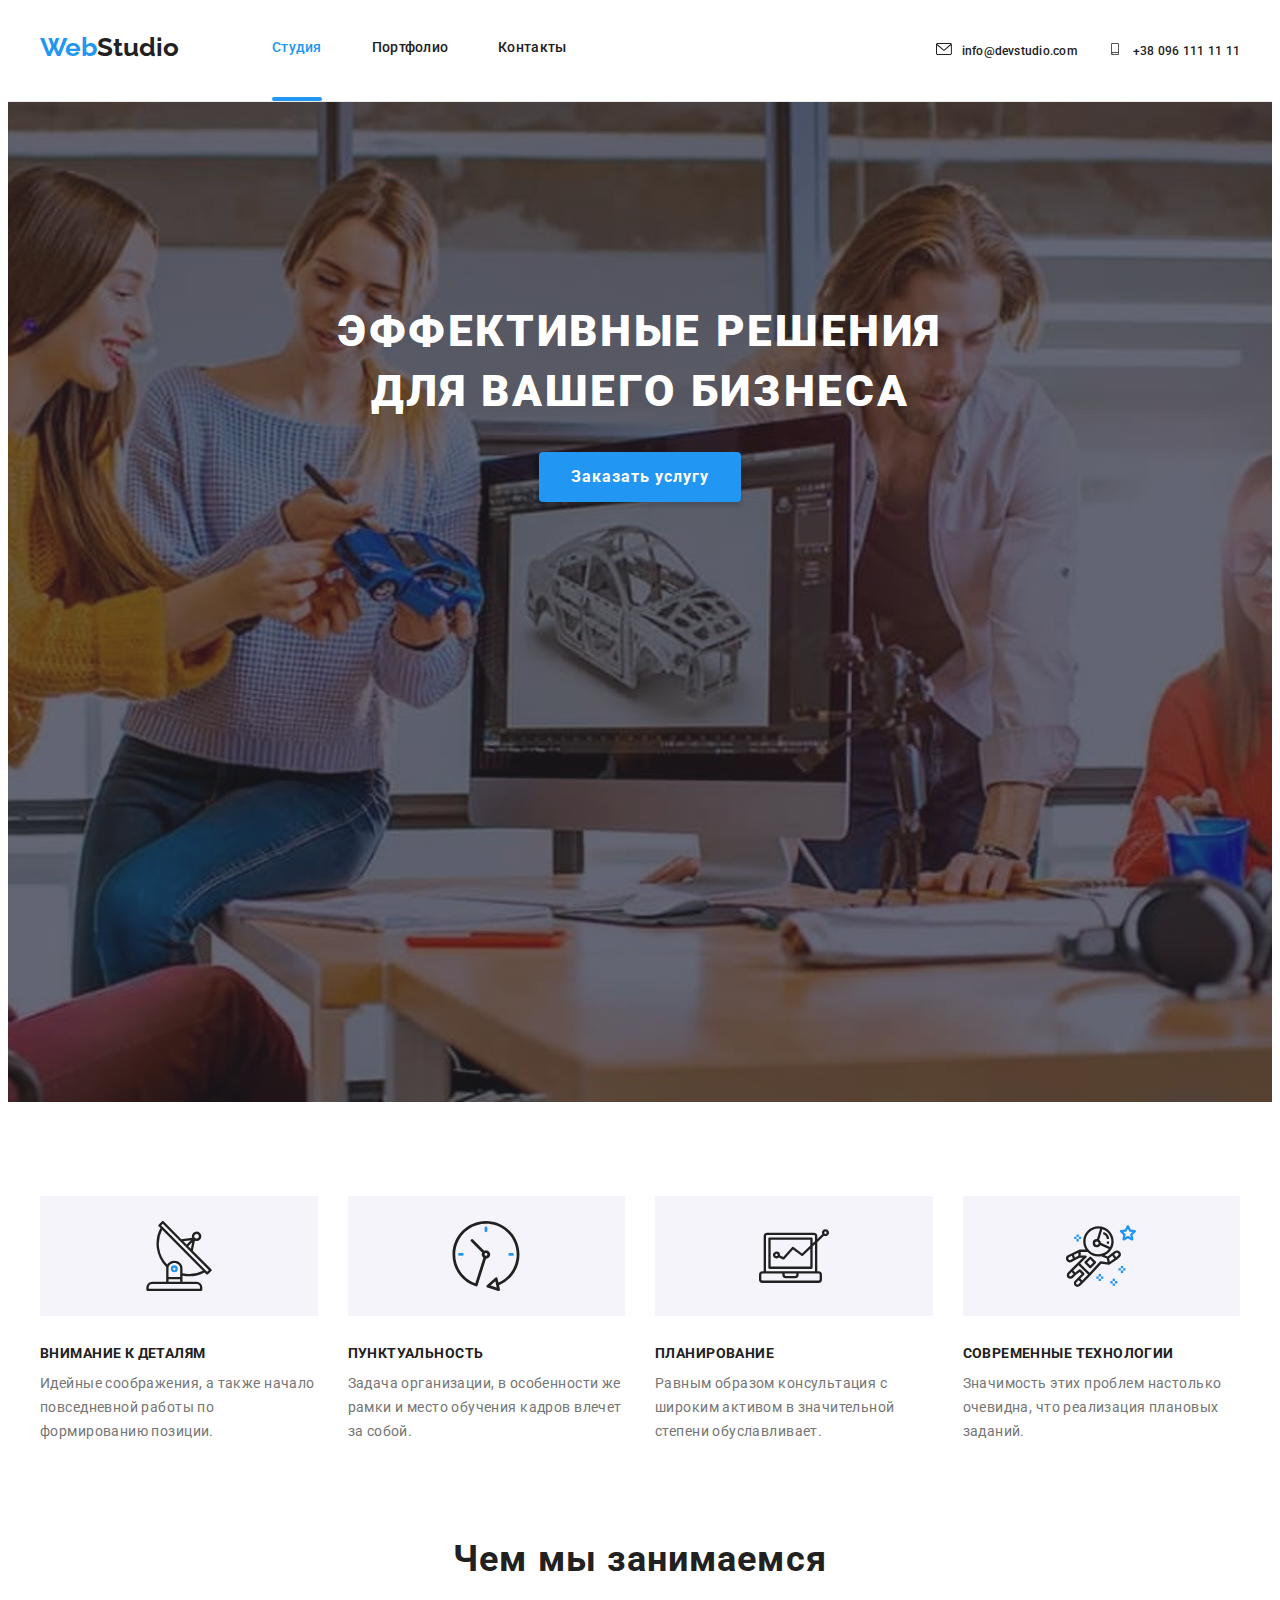
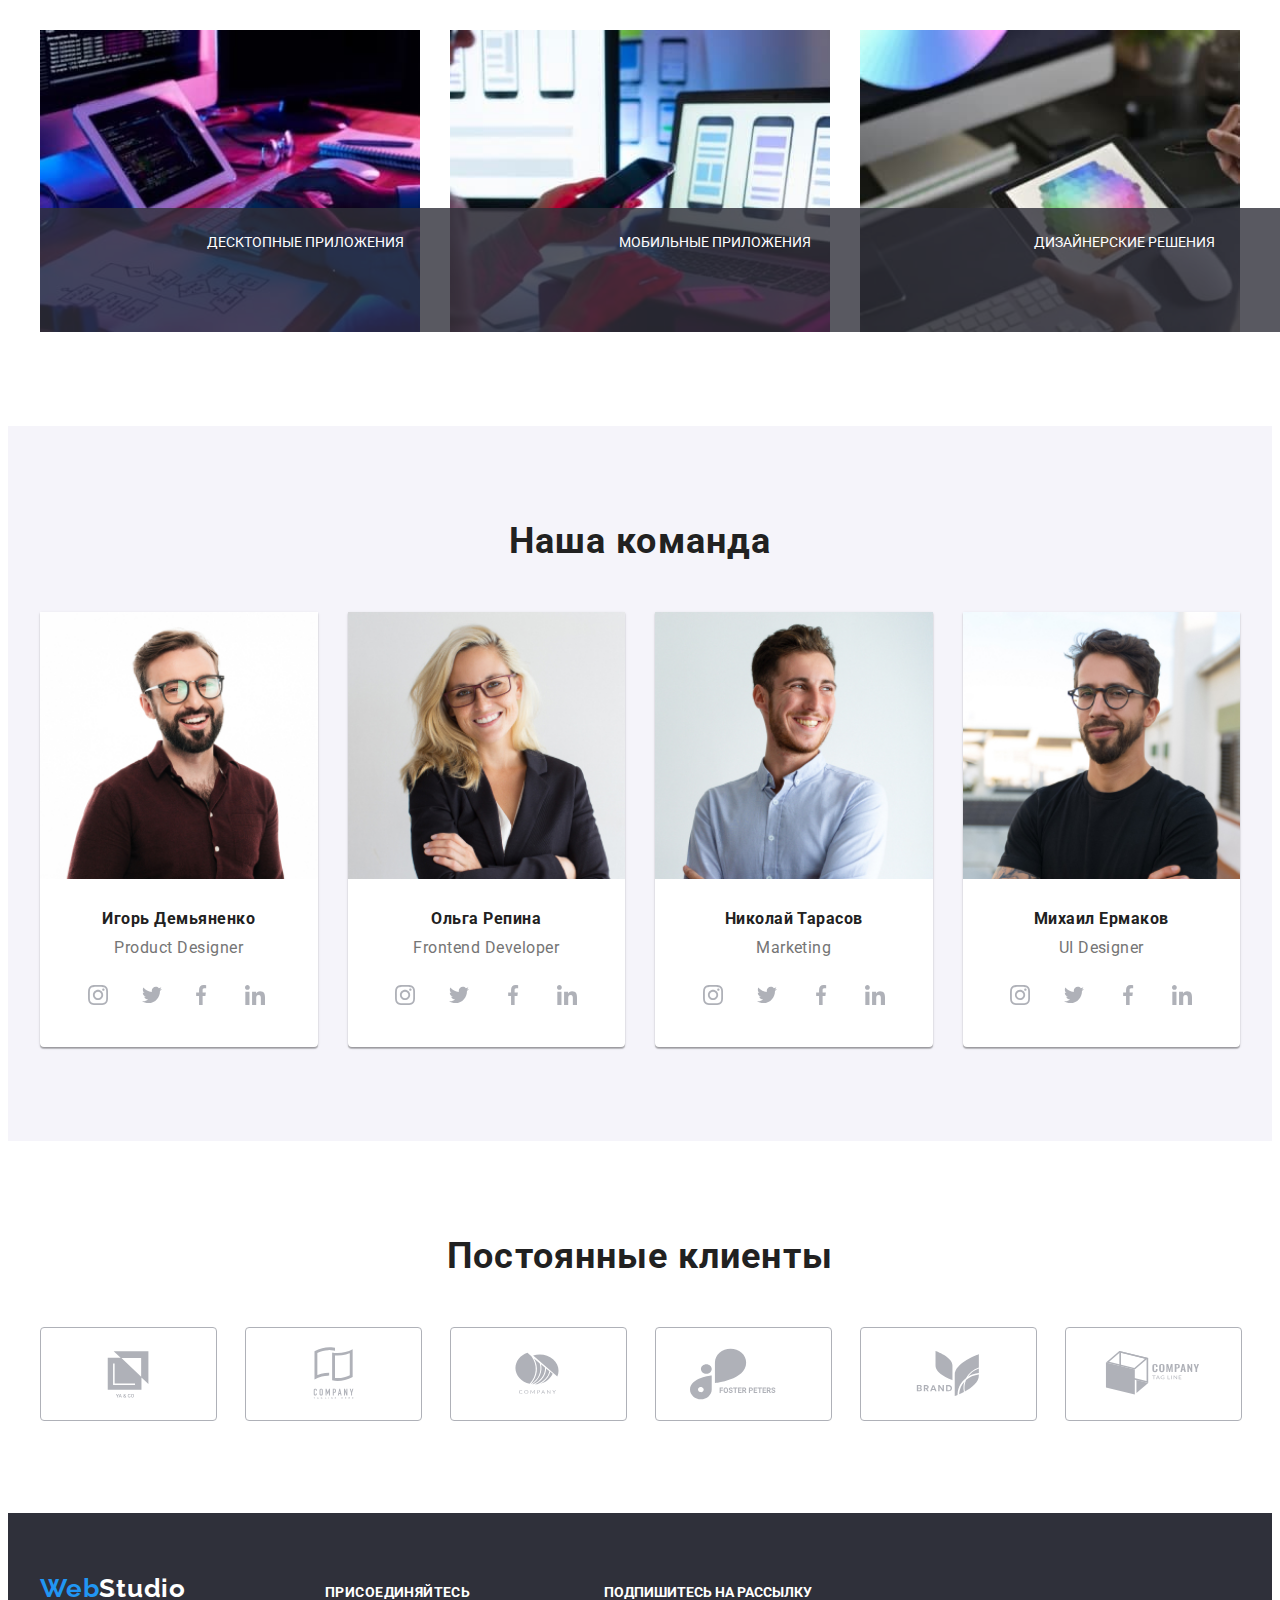
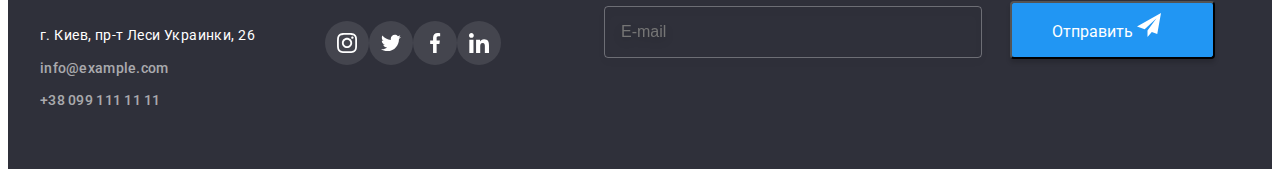
<file: index.html>
<!DOCTYPE html>
<html lang="ru">

<head>
  <meta charset="UTF-8" />
  <meta http-equiv="X-UA-Compatible" content="IE=edge" />
  <meta name="viewport" content="width=device-width, initial-scale=1.0" />
  <link rel="preconnect" href="https://fonts.googleapis.com" />
  <link rel="preconnect" href="https://fonts.gstatic.com" crossorigin />
  <link href="https://fonts.googleapis.com/css2?family=Raleway:wght@700&family=Roboto:wght@400;500;700;900&display=swap"
    rel="stylesheet" />
  <title>WebStudio</title>
  <link rel="stylesheet" href="https://cdnjs.cloudflare.com/ajax/libs/modern-normalize/1.1.0/modern-normalize.min.css"
    integrity="sha512-wpPYUAdjBVSE4KJnH1VR1HeZfpl1ub8YT/NKx4PuQ5NmX2tKuGu6U/JRp5y+Y8XG2tV+wKQpNHVUX03MfMFn9Q=="
    crossorigin="anonymous" referrerpolicy="no-referrer" />
  <link href="https://unpkg.com/aos@2.3.1/dist/aos.css" rel="stylesheet">
  <link rel="stylesheet" href="./css/main.min.css">
</head>

<body>
  <header class="header">
    <div class="container ">
      <a class="header-logo logo link" href="index.html"><span class="logo__color">Web</span>Studio</a>
      <div class="mobile-menu">
        <button type="button" class="icon-menu"><svg class="icon" width="40" height="40">
            <use href="./images/symbol-defs.svg#icon-menu_40px"></use>
          </svg></button>
        <div class="mob-menu is-hidden">
          <div class="container">
            <div class="mob-menu-top">
              <button type="button" class="icon-cross"><svg class="icon" width="40" height="40">
                  <use href="./images/symbol-defs.svg#icon-close_40px"></use>
                </svg></button>
              <ul class="mob-sections-list  list">
                <li class="mob-sections-item">
                  <a href="./index.html" class="mob-sections-link top-title link color">Студия</a>
                </li>
                <li class="mob-sections-item">
                  <a href="./portfolio.html" class="mob-sections-link top-title link ">Портфолио</a>
                </li>
                <li class="mob-sections-item ">
                  <a href="./index.html" class="mob-sections-link top-title link">Контакты</a>
                </li>
              </ul>
            </div>
            <div class="mob-menu-contacts">
              <ul class="mob-contact list">
                <li class="mob-contact-item link ">
                  <a class="mob-contact-tell  link">+38 096 111 11 11</a>
                </li>
                <li class="mob-contact-item link ">
                  <a href="mailto:info@devstudio.com" class="mob-contact-link  link">info@devstudio.com</a>
                </li>
              </ul>
              <ul class="mob-soc-list list">
                <li class="mob-soc-item link"><a href="https://www.google.com/" class="mob-soc-link link"
                    target="_blank" rel="noopener nofollow noreferrer">Instagram</a></li>
                <li class="mob-soc-item link"><a href="https://www.google.com/" class="mob-soc-link link"
                    target="_blank" rel="noopener nofollow noreferrer">Twitter</a></li>
                <li class="mob-soc-item link"><a href="https://www.google.com/" class="mob-soc-link link"
                    target="_blank" rel="noopener nofollow noreferrer">Facebook</a></li>
                <li class="mob-soc-item link"><a href="https://www.google.com/" class="mob-soc-link link"
                    target="_blank" rel="noopener nofollow noreferrer">LinkedIn</a></li>
              </ul>
            </div>
          </div>
        </div>
      </div>
      <nav class="sections__header-nav">
        <ul class="sections__header-list  list">
          <li class="sections__header-item">
            <a href="./index.html" class="sections__header-link top-title link curent color">Студия</a>
          </li>
          <li class="sections__header-item">
            <a href="./portfolio.html" class="sections__header-link top-title link ">Портфолио</a>
          </li>
          <li class="sections__header-item ">
            <a href="./index.html" class="sections__header-link top-title link">Контакты</a>
          </li>
        </ul>
      </nav>
      <ul class="contact list">
        <li class="contact__item link ">
          <a href="mailto:info@devstudio.com" class="contact__link  contact--envelope top-title link"><svg
              class="contact__icon" width="16" height="12">
              <use href="./images/symbol-defs.svg#icon-envelope"></use>
            </svg>info@devstudio.com</a>
        </li>
        <li class="contact__item link ">
          <a class="contact__link contact--tel link top-title" href="tel:+380961111111"><svg class="contact__icon"
              width="16" height="12">
              <use href="./images/symbol-defs.svg#icon-smartphone"></use>
            </svg>+38 096 111 11 11</a>
        </li>
      </ul>
    </div>
    </div>
  </header>
  <main>
    <section class="hero">
      <div class=" container">
        <h1 class="order__title order-title title--light">
          Эффективные решения<br />
          для вашего бизнеса
        </h1>
        <button class="order__btn btn cursors" type="button" data-modal-open>
          Заказать услугу
        </button>
      </div>
    </section>
    <section class="benefits">
      <div class="container">
        <ul class="benefits__list list">
          <li class="benefits__item  icon-anntena">
            <h3 class="benefits__title ">Внимание к деталям</h3>
            <p class="benefits__text top-tex--dark">
              Идейные соображения, а также
              начало повседневной работы по
              формированию позиции.
            </p>
          </li>
          <li class="benefits__item  icon-clok">
            <h3 class="benefits__title ">Пунктуальность</h3>
            <p class="benefits__text top-tex--dark">
              Задача организации, в особенности
              же рамки и место обучения кадров
              влечет за собой.
            </p>
          </li>
          <li class="benefits__item  icon-vector">
            <h3 class="benefits__title ">Планирование</h3>
            <p class="benefits__text top-tex--dark">
              Равным образом консультация с
              широким активом в значительной
              степени обуславливает.
            </p>
          </li>
          <li class="benefits__item icon-astronaut">
            <h3 class="benefits__title ">Современные технологии</h3>
            <p class="benefits__text top-tex--dark">
              Значимость этих проблем настолько
              очевидна, что реализация плановых
              заданий.
            </p>
          </li>
        </ul>
      </div>
    </section>
    <section class="services">
      <div class=" container">
        <h2 class="services__title services__title--start title title--dark"> Чем мы занимаемся </h2>
        <ul class="services__list  list">
          <li class="services__item">
            <div class="services__box">
              <picture>
                <source srcset="
                  ./images/box-img-1.jpg 1x, 
                  ./images/serv-2x-1.jpg 2x" media="(min-width:1200px)" />
                <img src="./images/box-img-1.jpg" alt="людина створює сайт" width="370" height="294" />
              </picture>
              <p class="services__top-text">Десктопные приложения</p>
            </div>
          </li>
          <li class="services__item">
            <div class="services__box">
              <picture>
                <source srcset="
                  ./images/box-img-2.jpg 1x, 
                  ./images/serv-2x-2.jpg 2x" media="(min-width:1200px)" />
                <img src="./images/box-img-2.jpg" alt="людина створює мобіьний додаток" width="370" height="294" />
              </picture>
              <p class="services__top-text"> Мобильные приложения </p>
            </div>
          </li>
          <li class="services__item">
            <div class="services__box">
              <picture>
                <source srcset="
                 ./images/box-img-3.jpg 1x, 
                 ./images/serv-2x-3.jpg 2x" media="(min-width:1200px)" />
                <img src="./images/box-img-3.jpg" alt="людина створює графічну картинку" width="370" height="294" />
              </picture>
              <p class="services__top-text"> Дизайнерские решения </p>
            </div>
          </li>
        </ul>
      </div>
    </section>
    <section class="team">
      <div class="container">
        <h2 class="team__title team-title title title--dark">Наша команда</h2>
        <ul class="team__list  list">
          <li class="team__item">
            <picture>
              <source srcset="
              ./images/img-1x-desk-di.jpg 1x, 
              ./images/img-2x-desk-di.jpg 2x" media="(min-width:1200px)" />
              <source srcset="
               ./images/img-1x-tab-di.jpg 1x, 
               ./images/img-2x-tab-di.jpg 2x" media="(min-width:768px)" />
              <source srcset="
               ./images/img-1x-mob-di.jpg 1x, 
              ./images/img-2x-mob-di.jpg 2x" media="(min-width:480px)" />
              <img src="./images/img-1x-mob-di.jpg" alt="Игорь Демьяненко Product Designer" width="450" height="460" />
            </picture>

            <div class="team__desk">
              <h3 class="team__img  team__img--tex top-tex--dark">Игорь Демьяненко</h3>
              <p class="team__work">Product Designer</p>
              <ul class="team__socials-list socials list">
                <li class="socials__item socials__item--right"><a class="socials__link link" href="">
                    <svg class="socials__icon" width="20" height="20">
                      <use href="./images/symbol-defs.svg#icon-instagram"></use>
                    </svg>
                  </a></li>
                <li class="socials__item socials__item--right"><a class="socials__link link" href="">
                    <svg class="socials__icon" width="20" height="20">
                      <use href="./images/symbol-defs.svg#icon-twitter"></use>
                    </svg>
                  </a></li>
                <li class="socials__item socials__item--right"><a class="socials__link link" href="">
                    <svg class="socials__icon socials__item--right" width="20" height="20">
                      <use href="./images/symbol-defs.svg#icon-facebook"></use>
                    </svg>
                  </a></li>
                <li class="socials__item socials__item--right"><a class="socials__link link" href="">
                    <svg class="socials__icon socials__item--right" width="20" height="20">
                      <use href="./images/symbol-defs.svg#icon-linkedin"></use>
                    </svg>
                  </a></li>
              </ul>
            </div>
          </li>
          <li class="team__item">
            <picture>
              <source srcset="
              ./images/img-1x-desk-ro.jpg 1x, 
              ./images/img-2x-desk-ro.jpg 2x" media="(min-width:1200px)" />
              <source srcset="
               ./images/img-1x-tab-ro.jpg 1x, 
               ./images/img-2x-tab-ro.jpg 2x" media="(min-width:768px)" />
              <source srcset="
               ./images/img-1x-mob-ro.jpg 1x, 
              ./images/img-2x-mob-ro.jpg 2x" media="(min-width:480px)" />
              <img src="./images/img-1x-mob-ro.jpg" alt="фото Ольги Репиной" width="450" height="460" />
            </picture>
            <div class="team__desk">
              <h3 class="team__img team__img--tex  top-tex--dark">Ольга Репина</h3>
              <p class="team__work" lang="en">Frontend Developer</p>
              <ul class="team__socials-list socials list">
                <li class="socials__item socials__item--right"><a class="socials__link link" href="">
                    <svg class="socials__icon" width="20" height="20">
                      <use href="./images/symbol-defs.svg#icon-instagram"></use>
                    </svg>
                  </a></li>
                <li class="socials__item socials__item--right"><a class="socials__link link" href="">
                    <svg class="socials__icon" width="20" height="20">
                      <use href="./images/symbol-defs.svg#icon-twitter"></use>
                    </svg>
                  </a></li>
                <li class="socials__item socials__item--right"><a class="socials__link link" href="">
                    <svg class="socials__icon" width="20" height="20">
                      <use href="./images/symbol-defs.svg#icon-facebook"></use>
                    </svg>
                  </a></li>
                <li class="socials__item socials__item--right"><a class="socials__link link" href="">
                    <svg class="socials__icon" width="20" height="20">
                      <use href="./images/symbol-defs.svg#icon-linkedin"></use>
                    </svg>
                  </a></li>
              </ul>
            </div>
          </li>
          <li class="team__item">
            <picture>
              <source srcset="
                          ./images/img-1x-desk-tm.jpg 1x, 
                          ./images/img-2x-desk-tm.jpg 2x" media="(min-width:1200px)" />
              <source srcset="
                           ./images/img-1x-tab-tm.jpg 1x, 
                           ./images/img-2x-tab-tm.jpg 2x" media="(min-width:768px)" />
              <source srcset="
                           ./images/img-1x-mob-tm.jpg 1x, 
                          ./images/img-2x-mob-tm.jpg 2x" media="(min-width:480px)" />
              <img src="./images/img-1x-mob-tm.jpg" alt="фото Николая Тарасова" width="450" height="460" />
            </picture>
            <div class="team__desk">
              <h3 class="team__img team__img--tex   top-tex--dark">Николай Тарасов</h3>
              <p class="team__work" lang="en">Marketing</p>
              <ul class="team__socials-list socials list">
                <li class="socials__item socials__item--right"><a class="socials__link link" href="">
                    <svg class="socials__icon" width="20" height="20">
                      <use href="./images/symbol-defs.svg#icon-instagram"></use>
                    </svg>
                  </a></li>
                <li class="socials__item socials__item--right"><a class="socials__link link" href="">
                    <svg class="socials__icon" width="20" height="20">
                      <use href="./images/symbol-defs.svg#icon-twitter"></use>
                    </svg>
                  </a></li>
                <li class="socials__item socials__item--right"><a class="socials__link link" href="">
                    <svg class="socials__icon" width="20" height="20">
                      <use href="./images/symbol-defs.svg#icon-facebook"></use>
                    </svg>
                  </a></li>
                <li class="socials__item socials__item--right"><a class="socials__link link" href="">
                    <svg class="socials__icon" width="20" height="20">
                      <use href="./images/symbol-defs.svg#icon-linkedin"></use>
                    </svg>
                  </a></li>
              </ul>
            </div>
          </li>
          <li class="team__item">
            <picture>
              <source srcset="
                ./images/img-1x-desk-em.jpg 1x, 
                ./images/img-2x-desk-em.jpg 2x" media="(min-width:1200px)" />
              <source srcset="
               ./images/img-1x-tab-em.jpg 1x, 
               ./images/img-2x-tab-em.jpg 2x" media="(min-width:768px)" />
              <source srcset="
               ./images/img-1x-mob-em.jpg 1x, 
               ./images/img-2x-mob-em.jpg 2x" media="(min-width:480px)" />
              <img src="./images/img-1x-mob-em.jpg" alt="фото Михаила Ермакова" width="450" height="460" />
            </picture>
            <div class="team__desk">
              <h3 class="team__img team__img--tex  top-tex--dark">Михаил Ермаков</h3>
              <p class="team__work" lang="en">UI Designer</p>
              <ul class="team__socials-list socials list">
                <li class="socials__item socials__item--right"><a class="socials__link link">
                    <svg class="socials__icon" width="20" height="20">
                      <use href="./images/symbol-defs.svg#icon-instagram"></use>
                    </svg>
                  </a></li>
                <li class="socials__item socials__item--right"><a class="socials__link link">
                    <svg class="socials__icon" width="20" height="20">
                      <use href="./images/symbol-defs.svg#icon-twitter"></use>
                    </svg>
                  </a></li>
                <li class="socials__item socials__item--right"><a class="socials__link link">
                    <svg class="socials__icon" width="20" height="20">
                      <use href="./images/symbol-defs.svg#icon-facebook"></use>
                    </svg>
                  </a></li>
                <li class="socials__item socials__item--right"><a class="socials__link link">
                    <svg class="socials__icon" width="20" height="20">
                      <use href="./images/symbol-defs.svg#icon-linkedin"></use>
                    </svg>
                  </a></li>
              </ul>
            </div>
          </li>
        </ul>
      </div>
    </section>
    <section class="client">
      <div class="cards container">
        <h2 class="cards__title cards-title title title--dark">Постоянные клиенты</h2>
        <ul class="cards__list cards-list list">
          <li class="cards__item cards-item">
            <a href="" class="cards__link link">
              <svg class="cards__icon" width="106" height="60">
                <use href="./images/symbol-logo.svg#icon-Logo"></use>
              </svg>
            </a>
          </li>
          <li class="cards__item  cards-item">
            <a href="" class="cards__link link">
              <svg class="cards__icon" width="106" height="60">
                <use href="./images/symbol-logo.svg#icon-Logo-1"></use>
              </svg>
            </a>
          </li>
          <li class="cards__item cards-item">
            <a href="" class="cards__link link">
              <svg class="cards__icon" width="106" height="60">
                <use href="./images/symbol-logo.svg#icon-Logo-2"></use>
              </svg>
            </a>
          </li>
          <li class="cards__item cards-item">
            <a href="" class="cards__link link">
              <svg class="cards__icon" width="106" height="60">
                <use href="./images/symbol-logo.svg#icon-group-1"></use>
              </svg>
            </a>
          </li>
          <li class=" cards__item cards-item">
            <a href="" class="cards__link link">
              <svg class="cards__icon" width="106" height="60">
                <use href="./images/symbol-logo.svg#icon-Logo-3"></use>
              </svg>
            </a>
          </li>
          <li class=" cards__item cards-item">
            <a href="" class="cards__link link">
              <svg class="cards__icon" width="106" height="60">
                <use href="./images/symbol-logo.svg#icon-Logo-4"></use>
              </svg>
            </a>
          </li>
        </ul>
      </div>
    </section>
  </main>
  <footer class="footer">
    <div class="container">
      <div class="footer__contacts">
        <div class="footer-connect">
          <a class="footer__logo link" href="">
            <span class="logo__color">Web</span>Studio
          </a>
          <ul class="footer__list list">
            <li class="footer__item footer-item">
              <a class="footer__address"> г. Киев, пр-т Леси Украинки, 26 </a>
            </li>
            <li class="footer__item footer-item">
              <a class="footer__mailto link top-tex" href="mailto:info@example.com">info@example.com</a>
            </li>
            <li class="footer__item footer-item">
              <a class="footer__tel link top-tex" href="tel:+380991111111">+38 099 111 11 11</a>
            </li>
          </ul>
        </div>
        <div class="footer-networks footer-wrapper">
          <strong class="footer-networks__title-wrapper"> присоединяйтесь</strong>
          <ul class="footer-networks__list footer-networks-list list">
            <li class="footer-networks__item footer-networks-item"><a href="" class="footer-networks__link link">
                <svg class="footer-networks__icon" width="20" height="20">
                  <use href="./images/symbol-defs.svg#icon-instagram"></use>
                </svg>
              </a></li>
            <li class="footer-networks__item footer-networks-item"><a href="" class="footer-networks__link link">
                <svg class="footer-networks__icon" width="20" height="20">
                  <use href="./images/symbol-defs.svg#icon-twitter"></use>
                </svg>
              </a></li>
            <li class="footer-networks__item footer-networks-item"><a href="" class="footer-networks__link link">
                <svg class="footer-networks__icon" width="20" height="20">
                  <use href="./images/symbol-defs.svg#icon-facebook"></use>
                </svg>
              </a></li>
            <li class="footer-networks__item footer-networks-item"><a href="" class="footer-networks__link link">
                <svg class="footer-networks__icon" width="20" height="20">
                  <use href="./images/symbol-defs.svg#icon-linkedin"></use>
                </svg>
              </a></li>
          </ul>
        </div>
      </div>
      <div class="service">
        <strong class="service__title service-title"> Подпишитесь на рассылку</strong>
        <form class="service__form service-form">
          <label for="online-email" class="service__label"></label>
          <input type="email" class="service__input" name="online-email" placeholder="E-mail" id="online-email" />
          <button type="submit" class="service__btn service-btn"> Отправить
            <svg class="service__icon" width="24" height="24">
              <use href="./images/symbol-defs.svg#icon-icon-send"></use>
            </svg>
          </button>
        </form>
      </div>
    </div>
  </footer>
  <div class="backdrop is-hidden" data-modal>
    <div class="modal">
      <button type="button" class="modal-close-btn cursor" data-modal-close>
        <svg class="close-icon" width="11" height="11">
          <use href="./images/symbol-defs.svg#icon-Vector"></use>
        </svg></button>
      <form class="form">
        <p class="modal-title"> Оставьте свои данные, мы вам перезвоним</p>
        <div class="modal-field">
          <label for="user-name" class="modal-label">Имя</label>
          <div class="input-wrap ">
            <input type="text" class="modal-input " name="user-name" placeholder=" " id="user-name" />
            <svg class="modal-icon" width="18" height="18">
              <use href="./images/symbol-defs.svg#icon-person-black-18dp-1"></use>
            </svg>
          </div>
        </div>
        <div class="modal-field">
          <label for="user-tel" class="modal-label">Телефон</label>
          <div class="input-wrap">
            <input type="tel" class="modal-input" name="user-tel" placeholder=" " id="user-tel" />
            <svg class="modal-icon" width="18" height="18">
              <use href="./images/symbol-defs.svg#icon-phone-black-18dp-1"></use>
            </svg>
          </div>
        </div>
        <div class="modal-field">
          <label for="user-email" class="modal-label">Почта</label>
          <div class="input-wrap">
            <input type="email" class="modal-input" name="user-email" placeholder=" " id="user-email" />
            <svg class="modal-icon" width="18" height="18">
              <use href="./images/symbol-defs.svg#icon-email-black-18dp-12x"></use>
            </svg>
          </div>
        </div>
        <div class="modal-field">
          <label for="user-text" class="modal-label">Комментарий</label>
          <textarea name="user-text" id="user-text" class="modal-text" placeholder="Введите текст"></textarea>
        </div>
        <div class="modal-field">
          <input type="checkbox" name="privacy" class="modal-check visually-hidden " value="true" id="privacy" />
          <label for="privacy" class="check-text ">Соглашаюсь с рассылкой и принимаю
            <a href="" class="checkbox-link" target="_blank" rel="noopener noreferrer">Условия договора</a>
          </label>
        </div>
        <button type="submit" class="btn-submit">Отправить</button>
      </form>
    </div>
  </div>
  <script src="./js/modal.js"></script>
  <script src="./js/menu.js"></script>
</body>

</html>
</file>
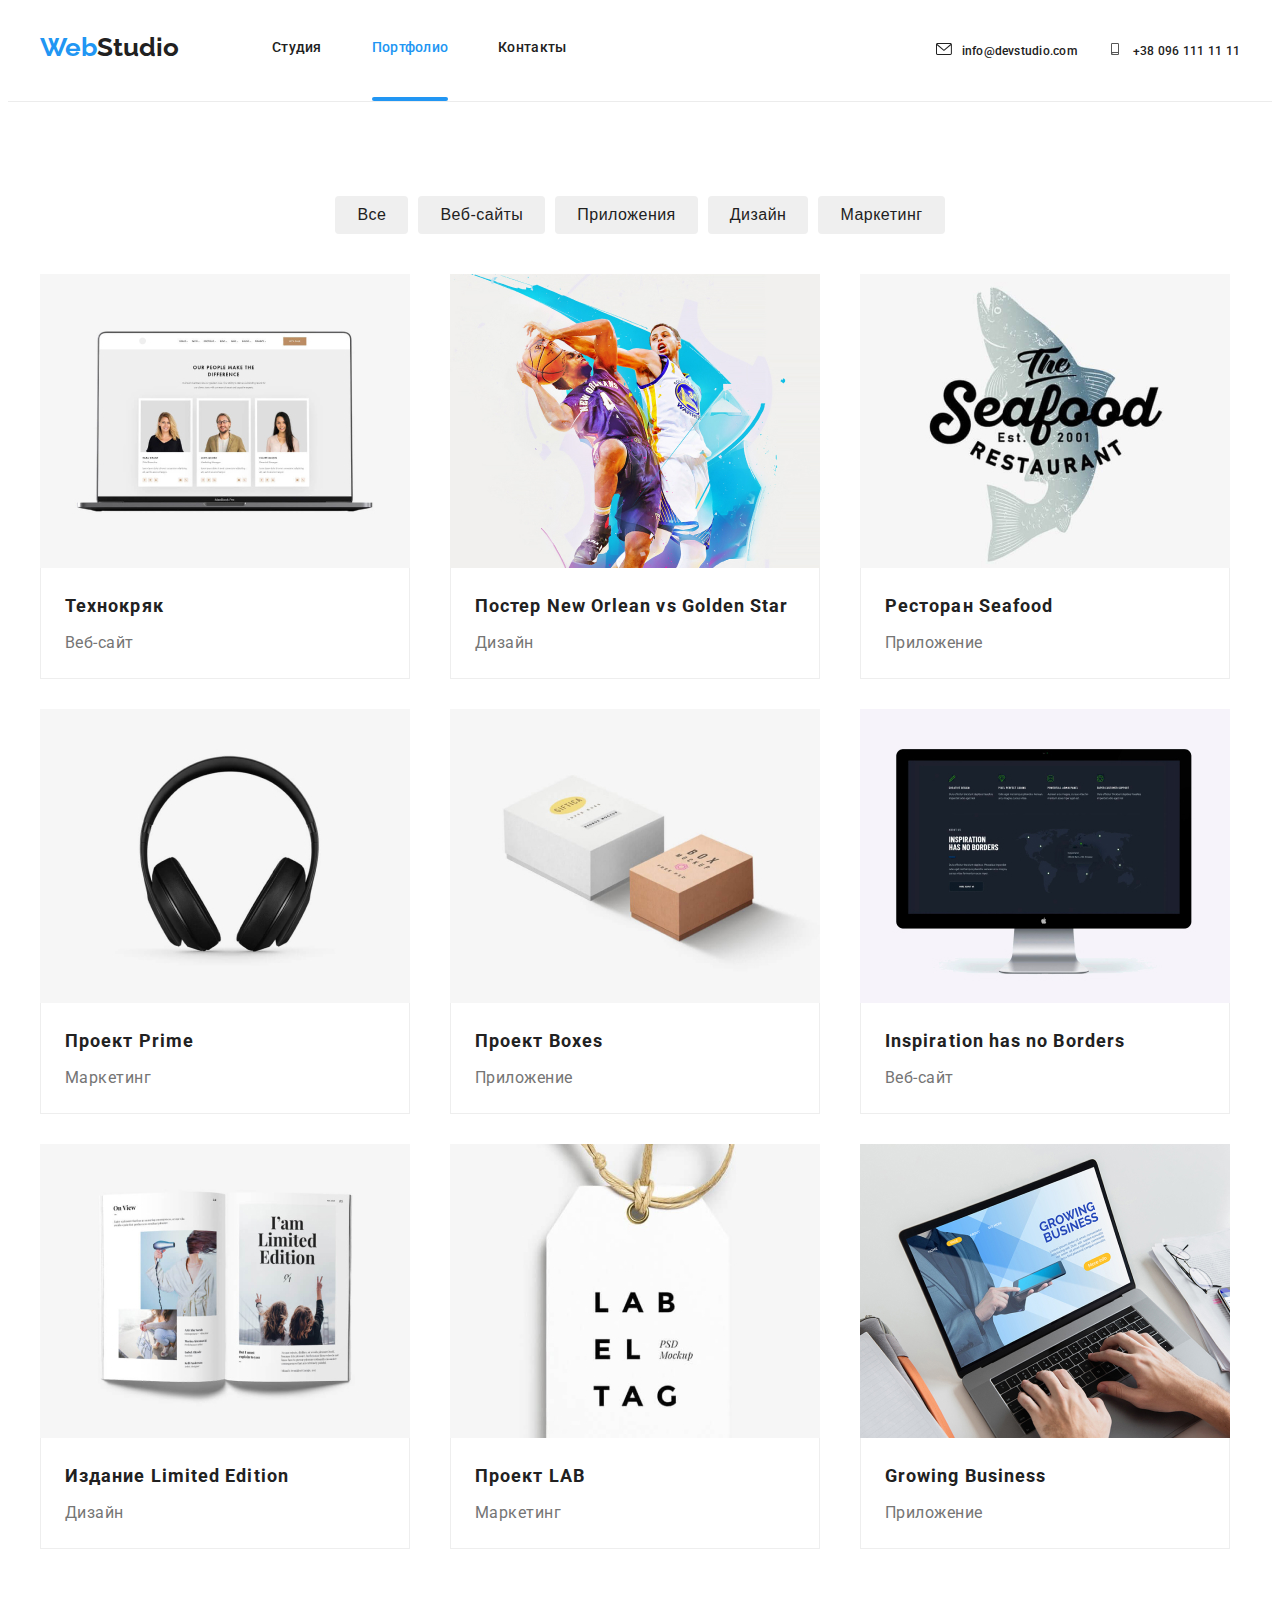
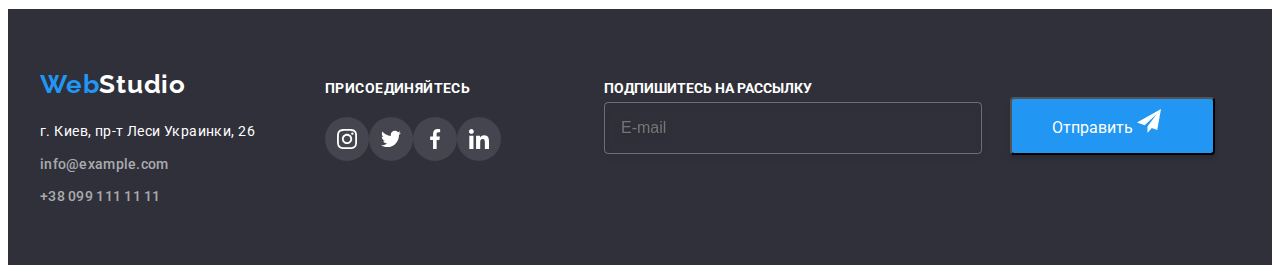
<file: portfolio.html>
<!DOCTYPE html>
<html lang="ru">

<head>
  <meta charset="UTF-8" />
  <meta http-equiv="X-UA-Compatible" content="IE=edge" />
  <meta name="viewport" content="width=device-width, initial-scale=1.0" />
  <link rel="preconnect" href="https://fonts.googleapis.com" />
  <link rel="preconnect" href="https://fonts.gstatic.com" crossorigin />
  <link href="https://fonts.googleapis.com/css2?family=Raleway:wght@700&family=Roboto:wght@400;500;700;900&display=swap"
    rel="stylesheet" />
  <title>Portfolio</title>
  <link rel="stylesheet" href="https://cdnjs.cloudflare.com/ajax/libs/modern-normalize/1.1.0/modern-normalize.min.css"
    integrity="sha512-wpPYUAdjBVSE4KJnH1VR1HeZfpl1ub8YT/NKx4PuQ5NmX2tKuGu6U/JRp5y+Y8XG2tV+wKQpNHVUX03MfMFn9Q=="
    crossorigin="anonymous" referrerpolicy="no-referrer" />

  <link href="https://unpkg.com/aos@2.3.1/dist/aos.css" rel="stylesheet">
  <link rel="stylesheet" href="./css/main.min.css">
</head>

<body>
  <header class="header">
    <div class="container ">
      <a class="header-logo logo link" href="index.html">
        <span class="logo__color">Web</span>Studio
      </a>
      <nav class="sections__header-nav">
        <ul class="sections__header-list header-list list">
          <li class="sections__header-item header-item">
            <a href="./index.html" class="sections__header-link top-title link ">Студия</a>
          </li>
          <li class="sections__header-item header-item">
            <a href="./portfolio.html" class="sections__header-link top-title link color curent ">Портфолио</a>
          </li>
          <li class="sections__header-item header-item">
            <a href="./index.html" class="sections__header-link top-title link">Контакты</a>
          </li>
        </ul>
      </nav>
      <ul class="contact list">
        <li class="contact__item link">
          <a href="mailto:info@devstudio.com" class="contact__link top-title link"><svg class="contact__icon" width="16"
              height="12">
              <use href="./images/symbol-defs.svg#icon-envelope"></use>
            </svg>info@devstudio.com</a>
        </li>
        <li class="contact__item link">
          <a class="contact__link link top-title" href="tel:+380961111111"><svg class="contact__icon" width="16"
              height="12">
              <use href="./images/symbol-defs.svg#icon-smartphone"></use>
            </svg>+38 096 111 11 11</a>
        </li>
      </ul>
    </div>
  </header>
  <main>
    <section class="projects">
      <div class="container">
        <ul class="section__list  projects-section  list">
          <li class="section__btn-item"><button class="section__btn-title">Все</button>
          </li>
          <li class="section__btn-item">
            <button class="section__btn-title">Веб-сайты</button>
          </li>
          <li class="section__btn-item">
            <button class="section__btn-title">Приложения</button>
          </li>
          <li class="section__btn-item">
            <button class="section__btn-title">Дизайн</button>
          </li>
          <li class="section__btn-item">
            <button class="section__btn-title">Маркетинг</button>
          </li>
        </ul>
        <ul class="projects__list projects-list list">
          <li class="projects__item projects--item">
            <a href="" class="projects__link link">
              <div class="projects__sample">
                <picture>
                  <source srcset="
                  ./images/pr-d1x-1.jpg 1x,
                  ./images/pr-d2x-1.jpg 2x" media="(min-width:1200px)" />
                  <source srcset="
                  ./images/pr-tab1x-1.jpg 1x,
                  ./images/pr-tab2x-1.jpg 2x" media="(min-width:768px)" />
                  <source srcset="
                   ./images/pr-mob1x-1.jpg 1x,
                   ./images/pr-mob2x-1.jpg 2x" media="(min-width:450px)" />
                  <img src="./images/pr-mob1x-1.jpg" alt="зображення веб-сайта на ноутбуці" width="450" height="294" />
                </picture>
                <p class="projects__top-text"> Ресурс предлагает комплексные предложения с разным уровнем функционала и
                  сервисов. Все это позволит посетителю получить исчерпывающие сведения о компании или частном лице.
                </p>
              </div>
              <div class="projects__box">
                <h3 class="projects__title projects-title">Технокряк</h3>
                <p class="projects__sub-title">Веб-сайт</p>
              </div>
            </a>
          </li>
          <li class="projects__item projects--item">
            <a href="" class="projects__link link">
              <div class="projects__sample">
                <picture>
                  <source srcset="
                    ./images/pr-d1x-2.jpg 1x,
                    ./images/pr-d2x-2.jpg 2x" media="(min-width:1200px)" />
                  <source srcset="
                    ./images/pr-tab1x-2.jpg 1x,
                    ./images/pr-tab2x-2.jpg 2x" media="(min-width:768px)" />
                  <source srcset="
                     ./images/pr-mob1x-2.jpg 1x,
                     ./images/pr-mob2x-2.jpg 2x" media="(min-width:450px)" />
                  <img src="./images/pr-mob1x-2.jpg" alt="двоє баскетболістів" width="450" height="294" />
                </picture>
                <p class="projects__top-text"> Ресурс предлагает комплексные предложения с разным уровнем функционала и
                  сервисов. Все это позволит посетителю получить исчерпывающие сведения о компании или частном лице.
                </p>
              </div>
              <div class="projects__box">
                <h3 class="projects__title projects-title">Постер New Orlean vs Golden Star</h3>
                <p class="projects__sub-title">Дизайн</p>
              </div>
            </a>
          </li>
          <li class="projects__item projects--item">
            <a href="" class="projects__link link">
              <div class="projects__sample">
                <picture>
                  <source srcset="
                    ./images/pr-d1x-3.jpg 1x,
                    ./images/pr-d2x-3.jpg 2x" media="(min-width:1200px)" />
                  <source srcset="
                    ./images/pr-tab1x-3.jpg 1x,
                    ./images/pr-tab2x-3.jpg 2x" media="(min-width:768px)" />
                  <source srcset="
                     ./images/pr-mob1x-3.jpg 1x,
                     ./images/pr-mob2x-3.jpg 2x" media="(min-width:450px)" />
                  <img src="./images/pr-mob1x-3.jpg" alt="емблема ресторану Seafood" width="450" height="294" />
                </picture>
                <p class="projects__top-text"> Ресурс предлагает комплексные предложения с разным уровнем функционала и
                  сервисов. Все это позволит посетителю получить исчерпывающие сведения о компании или частном лице.
                </p>
              </div>
              <div class="projects__box">
                <h3 class="projects__title projects-title">Ресторан Seafood</h3>
                <p class="projects__sub-title">Приложение</p>
              </div>
            </a>
          </li>
          <li class="projects__item projects--item">
            <a href="" class="projects__link link">
              <div class="projects__sample">
                <picture>
                  <source srcset="
                    ./images/pr-d1x-4.jpg 1x,
                    ./images/pr-d2x-4.jpg 2x" media="(min-width:1200px)" />
                  <source srcset="
                    ./images/pr-tab1x-4.jpg 1x,
                    ./images/pr-tab2x-4.jpg 2x" media="(min-width:768px)" />
                  <source srcset="
                     ./images/pr-mob1x-4.jpg 1x,
                     ./images/pr-mob2x-4.jpg 2x" media="(min-width:450px)" />
                  <img src="./images/pr-mob1x-4.jpg" alt="чорні навушники" width="450" height="294" />
                </picture>
                <p class="projects__top-text"> Ресурс предлагает комплексные предложения с разным уровнем функционала и
                  сервисов. Все это позволит посетителю получить исчерпывающие сведения о компании или частном лице.
                </p>
              </div>
              <div class="projects__box">
                <h3 class="projects__title projects-title">Проект Prime</h3>
                <p class="projects__sub-title">Маркетинг</p>
              </div>
            </a>
          </li>
          <li class="projects__item projects--item">
            <a href="" class="projects__link link">
              <div class="projects__sample">
                <picture>
                  <source srcset="
                  ./images/pr-d1x-5.jpg 1x,
                  ./images/pr-d2x-5.jpg 2x" media="(min-width:1200px)" />
                  <source srcset="
                  ./images/pr-tab1x-5.jpg 1x,
                  ./images/pr-tab2x-5.jpg 2x" media="(min-width:768px)" />
                  <source srcset="
                  ./images/pr-mob1x-5.jpg 1x,
                  ./images/pr-mob2x-5.jpg 2x" media="(min-width:450px)" />
                  <img src="./images/pr-mob1x-5.jpg" alt="дві паперові коробки" width="450" height="294" />
                </picture>
                <p class="projects__top-text"> Ресурс предлагает комплексные предложения с разным уровнем функционала и
                  сервисов. Все это позволит посетителю получить исчерпывающие сведения о компании или частном лице.
                </p>
              </div>
              <div class="projects__box">
                <h3 class="projects__title projects-title">Проект Boxes</h3>
                <p class="projects__sub-title">Приложение</p>
              </div>
            </a>
          </li>
          <li class="projects__item projects--item">
            <a href="" class="projects__link link">
              <div class="projects__sample">
                <picture>
                  <source srcset="
                        ./images/pr-d1x-6.jpg 1x,
                        ./images/pr-d2x-6.jpg 2x" media="(min-width:1200px)" />
                  <source srcset="
                        ./images/pr-tab1x-6.jpg 1x,
                        ./images/pr-tab2x-6.jpg 2x" media="(min-width:768px)" />
                  <source srcset="
                        ./images/pr-mob1x-6.jpg 1x,
                        ./images/pr-mob2x-6.jpg 2x" media="(min-width:450px)" />
                  <img src="./images/pr-mob1x-6.jpg" alt="зображення веб-сайта на моніторі" width="450" height="294" />
                </picture>
                <p class="projects__top-text"> Ресурс предлагает комплексные предложения с разным уровнем функционала и
                  сервисов. Все это позволит посетителю получить исчерпывающие сведения о компании или частном лице.
                </p>
              </div>
              <div class="projects__box">
                <h3 class="projects__title projects-title">Inspiration has no Borders</h3>
                <p class="projects__sub-title">Веб-сайт</p>
              </div>
            </a>
          </li>
          <li class="projects__item projects--item">
            <a href="" class="projects__link link">
              <div class="projects__sample">
                <picture>
                  <source srcset="
              ./images/pr-d1x-7.jpg 1x,
              ./images/pr-d2x-7.jpg 2x" media="(min-width:1200px)" />
                  <source srcset="
              ./images/pr-tab1x-7.jpg 1x,
              ./images/pr-tab2x-7.jpg 2x" media="(min-width:768px)" />
                  <source srcset="
              ./images/pr-mob1x-7.jpg 1x,
              ./images/pr-mob2x-7.jpg 2x" media="(min-width:450px)" />
                  <img src="./images/pr-mob1x-7.jpg" alt="розгорнутий журнал" width="450" height="294" />
                </picture>
                <p class="projects__top-text"> Ресурс предлагает комплексные предложения с разным уровнем функционала и
                  сервисов. Все это позволит посетителю получить исчерпывающие сведения о компании или частном лице.
                </p>
              </div>
              <div class="projects__box">
                <h3 class="projects__title projects-title">Издание Limited Edition</h3>
                <p class="projects__sub-title">Дизайн</p>
              </div>
            </a>
          </li>
          <li class="projects__item projects--item">
            <a href="" class="projects__link link">
              <div class="projects__sample">
                <picture>
                  <source srcset="
            ./images/pr-d1x-8.jpg 1x,
            ./images/pr-d2x-8.jpg 2x" media="(min-width:1200px)" />
                  <source srcset="
           ./images/pr-tab1x-8.jpg 1x,
           ./images/pr-tab2x-8.jpg 2x" media="(min-width:768px)" />
                  <source srcset="
           ./images/pr-mob1x-8.jpg 1x,
           ./images/pr-mob2x-8.jpg 2x" media="(min-width:450px)" />
                  <img src="./images/pr-mob1x-8.jpg" alt="біла табличка з текстом" width="450" height="294" />
                </picture>
                <p class="projects__top-text"> Ресурс предлагает комплексные предложения с разным уровнем функционала и
                  сервисов. Все это позволит посетителю получить исчерпывающие сведения о компании или частном лице.
                </p>
              </div>
              <div class="projects__box">
                <h3 class="projects__title projects-title">Проект LAB</h3>
                <p class="projects__sub-title">Маркетинг</p>
              </div>
            </a>
          </li>
          <li class="projects__item projects--item">
            <a href="" class="projects__link link">
              <div class="projects__sample">
                <picture>
                  <source srcset="
                ./images/pr-d1x-9.jpg 1x,
                ./images/pr-d2x-9.jpg 2x" media="(min-width:1200px)" />
                  <source srcset="
                ./images/pr-tab1x-9.jpg 1x,
                ./images/pr-tab2x-9.jpg 2x" media="(min-width:768px)" />
                  <source srcset="
                ./images/pr-mob1x-9.jpg 1x,
                ./images/pr-mob2x-9.jpg 2x" media="(min-width:450px)" />
                  <img src="./images/pr-mob1x-9.jpg" alt="руки набирають текст на ноутбуці" width="450" height="294" />
                </picture>
                <p class="projects__top-text"> Ресурс предлагает комплексные предложения с разным уровнем функционала и
                  сервисов. Все это позволит посетителю получить исчерпывающие сведения о компании или частном лице.
                </p>
              </div>
              <div class="projects__box">
                <h3 class="projects__title projects-title">Growing Business</h3>
                <p class="projects__sub-title">Приложение</p>
              </div>
            </a>
          </li>
        </ul>
      </div>
    </section>
  </main>
  <footer class="footer">
    <div class="container">
      <div class="footer__contacts">
        <div class="footer-connect">
          <a class="footer__logo link" href="">
            <span class="logo__color">Web</span>Studio
          </a>
          <ul class="footer__list list">
            <li class="footer__item footer-item">
              <a class="footer__address"> г. Киев, пр-т Леси Украинки, 26 </a>
            </li>
            <li class="footer__item footer-item">
              <a class="footer__mailto link top-tex" href="mailto:info@example.com">info@example.com</a>
            </li>
            <li class="footer__item footer-item">
              <a class="footer__tel link top-tex" href="tel:+380991111111">+38 099 111 11 11</a>
            </li>
          </ul>
        </div>
        <div class="footer-networks footer-wrapper">
          <strong class="footer-networks__title-wrapper"> присоединяйтесь</strong>
          <ul class="footer-networks__list footer-networks-list list">
            <li class="footer-networks__item footer-networks-item"><a href="" class="footer-networks__link link">
                <svg class="footer-networks__icon" width="20" height="20">
                  <use href="./images/symbol-defs.svg#icon-instagram"></use>
                </svg>
              </a></li>
            <li class="footer-networks__item footer-networks-item"><a href="" class="footer-networks__link link">
                <svg class="footer-networks__icon" width="20" height="20">
                  <use href="./images/symbol-defs.svg#icon-twitter"></use>
                </svg>
              </a></li>
            <li class="footer-networks__item footer-networks-item"><a href="" class="footer-networks__link link">
                <svg class="footer-networks__icon" width="20" height="20">
                  <use href="./images/symbol-defs.svg#icon-facebook"></use>
                </svg>
              </a></li>
            <li class="footer-networks__item footer-networks-item"><a href="" class="footer-networks__link link">
                <svg class="footer-networks__icon" width="20" height="20">
                  <use href="./images/symbol-defs.svg#icon-linkedin"></use>
                </svg>
              </a></li>
          </ul>
        </div>
      </div>
      <div class="service">
        <strong class="service__title service-title"> Подпишитесь на рассылку</strong>
        <form class="service__form service-form">
          <label for="online-email" class="service__label"></label>
          <input type="email" class="service__input" name="online-email" placeholder="E-mail" id="online-email" />
          <button type="submit" class="service__btn service-btn"> Отправить
            <svg class="service__icon" width="24" height="24">
              <use href="./images/symbol-defs.svg#icon-icon-send"></use>
            </svg>
          </button>
        </form>
      </div>
    </div>
  </footer>
</body>

</html>
</file>
<file: css/main.min.css>
body{font-family:"Roboto",sans-serif;color:#757575}p,h1,h2,h3,h4,h5,h6{margin:0}ul,ol{margin:0;padding-left:0}button,input{cursor:pointer}img{display:block;max-width:100%;height:auto;width:100%}.header-link.curent::after{content:" ";position:absolute;width:100%;height:4px;background-color:var(--accente-color);border-radius:2px;left:0;bottom:0}:root{--main-btn-color: #ffffff;--second-btm-color: #212121;--main-title-color: #ffffff;--second-title-color: #212121;--third-title-color: #757575;--footer-link-color: rgba(255, 255, 255, 0.6);--accente-color: #2196f3;--typical-margin: 30px}html{box-sizing:border-box}* *::before *::after{box-sizing:border-box}.list{list-style:none}.link{text-decoration:none}.visually-hidden{position:absolute;white-space:nowrap;width:1px;height:1px;overflow:hidden;border:0;padding:0;clip:rect(0 0 0 0);clip-path:inset(50%);margin:-1px}.container{margin-left:auto;margin-right:auto;padding-left:15px;padding-right:15px}@media screen and (max-width: 479px){.container{width:100%}}@media screen and (min-width: 480px){.container{width:480px}}@media screen and (min-width: 768px){.container{width:768px}}@media screen and (min-width: 1200px){.container{width:1200px}}.top-tex{font-size:14px;font-weight:500;line-height:1.14;letter-spacing:.02em}@media screen and (min-width: 768px){.top-tex{font-size:14px;font-weight:500;line-height:1.14;letter-spacing:.02em}}.top-tex--light{color:#fff}.top-tex--dark{color:var(--second-title-color)}.title{font-size:36px;line-height:1.17;text-align:center;letter-spacing:.03em}.top-title{font-size:14px;font-weight:500;line-height:1.14;letter-spacing:.02em}.title--light{color:var(--main-title-color)}.title--dark{color:var(--second-title-color)}.backdrop{position:fixed;width:100%;height:100%;top:0;left:0;background-color:rgba(0,0,0,.2);transition:opacity 300ms,visibility 300ms}.modal{position:absolute;top:50%;left:50%;transform:translate(-50%, -50%) scale(1);background:#fff;box-shadow:0px 1px 3px rgba(0,0,0,.12),0px 1px 1px rgba(0,0,0,.14),0px 2px 1px rgba(0,0,0,.2);border-radius:4px;transition:transform 300ms}.backdrop.is-hidden .modal{transform:translate(-50%, -50%) scale(0.9)}@media screen and (min-width: 768px){.modal{width:450px;height:609px}}@media screen and (min-width: 1200px){.modal{width:528px;height:581px}}.modal-title{margin-bottom:12px;font-weight:700;font-size:20px;line-height:1.15;text-align:center;color:#212121}.modal-input{padding-top:12px;padding-bottom:12px;padding-left:42px;padding-right:12px;border:1px solid rgba(33,33,33,.2);border-radius:4px;cursor:pointer;resize:none;transition-property:border;transition-duration:250ms;transition-timing-function:cubic-bezier(0.4, 0, 0.2, 1)}.modal-input:last-child{padding-left:12px}.modal-input::placeholder{font-size:12px;line-height:1.17;letter-spacing:.01em;color:rgba(117,117,117,.5)}.modal-input:hover,.modal-input:focus{outline:none;border:1px solid var(--accent-color)}.modal-field{position:relative;display:flex;flex-direction:column}.modal-field:not(:last-child){margin-bottom:10px}.modal-field:last-child{margin-bottom:20px}.input-wrap{position:relative;cursor:pointer}.modal-icon{position:absolute;left:12px;top:50%;transform:translateY(-50%)}.modal-input:focus~.modal-icon,.modal-input:hover~.modal-icon{fill:#2196f3}.modal-label{font-size:12px;line-height:1.16;margin-bottom:4px;color:#757575}.modal-text{height:120px;padding:12px 16px;border:1px solid rgba(33,33,33,.2);border-radius:4px;resize:none;outline:none;transition:border-color 250ms cubic-bezier(0.4, 0, 0.2, 1)}.modal-text:focus,.modal-text:hover{border:1px solid #2196f3}.modal-text::placeholder{font-size:12px;line-height:1.16;color:rgba(117,117,117,.5)}@media screen and (min-width: 1200px){.modal-text{width:448px}}.form{width:100%;padding:40px}.modal-close-btn{position:absolute;width:30px;height:30px;border-radius:50%;background-color:rgba(0,0,0,0);top:10px;right:10px;background:#fff;border:1px solid rgba(0,0,0,.1);display:flex;align-items:center;justify-content:center;padding:0}.close-icon{transition:fill 250ms cubic-bezier(0.4, 0, 0.2, 1)}.close-icon:hover,.close-icon:focus{fill:#2196f3}.check-text{display:flex;justify-content:center;font-size:12px;line-height:1.66;letter-spacing:.03em;color:#757575;transition:background-color 250ms cubic-bezier(0.4, 0, 0.2, 1);border-color:250ms cubic-bezier(0.4, 0, 0.2, 1)}@media screen and (min-width: 1200px){.check-text{font-size:14px;line-height:1.71;font-size:14px}}.check-text::before{content:" ";width:16px;height:15px;border:2px solid #212121;border-radius:3px;margin-right:5px}.modal-check:checked+.check-text::before{background-color:#2196f3;background-image:url(../images/check.svg);border:none;background-repeat:no-repeat;background-position:center}.modal-check:focus+.check-text::before{border-color:#212121}.btn-submit{display:block;width:200px;height:50px;margin-left:auto;margin-right:auto;margin-top:30px;font-size:16px;padding:10px 55px;color:#fff;background:#188ce8;box-shadow:0px 4px 4px rgba(0,0,0,.15);border-radius:4px;border:rgba(0,0,0,0);transition:background-color 250ms cubic-bezier(0.4, 0, 0.2, 1),color 250ms cubic-bezier(0.4, 0, 0.2, 1),box-shadow 250ms cubic-bezier(0.4, 0, 0.2, 1)}.btn-submit:hover,.btn-submit:focus{background:rgba(33,150,243,.9)}@media screen and (min-width: 1200px){.btn-submit{position:absolute;top:490px;left:164px}}.checkbox-link{display:inline;margin-left:2px;color:var(--accent);color:#2196f3;transition:color 250ms cubic-bezier(0.4, 0, 0.2, 1)}.checkbox-link:hover,.checkbox-link:focus{color:rgba(5,110,197,.9)}.is-hidden{opacity:0;pointer-events:none;visibility:hidden}.no-scroll{overflow:hidden}.logo__color{color:var(--accente-color)}.logo{display:inline-block;font-family:"Raleway",sans-serif;font-weight:700;font-size:24px;line-height:1.17;color:var(--main-title-color)}@media screen and (min-width: 768px){.logo{font-size:26px;line-height:1.2}}.logo__header{color:var(--black-color);padding-top:16px;padding-bottom:16px}@media screen and (min-width: 768px){.logo__header{padding-top:26px;padding-bottom:26px;margin-right:88px}}@media screen and (min-width: 1200px){.logo__header{padding-top:24px;padding-bottom:25px;margin-right:93px}}.logo__footer{margin-bottom:20px}.header{border-bottom:1px solid #ececec}.header>.container{display:flex;position:relative}.header-logo{padding-top:16px;padding-bottom:15px;color:var(--second-title-color)}@media screen and (min-width: 768px){.header-logo{padding-top:26px;padding-bottom:26px;margin-right:88px}}@media screen and (min-width: 1200px){.header-logo{padding-top:24px;padding-bottom:25px;margin-right:93px}}.sections__header-nav{font-weight:500;font-size:14px;line-height:1.14;letter-spacing:.02em;background-color:var(--main-btn-color);display:flex}@media screen and (max-width: 767px){.sections__header-nav{display:none}}.sections__header-list{position:relative;display:flex}.sections__header-item{position:relative}.sections__header-item:not(:last-child){margin-right:50px}.sections__header-link{display:block;padding-top:32px;padding-bottom:32px;color:#212121;font-weight:500;line-height:1.14;letter-spacing:.02em;transition-property:color;transition:color 250ms cubic-bezier(0.4, 0, 0.2, 1)}.sections__header-link:hover,.sections__header-link:focus{color:var(--accente-color)}.sections__header-link.curent::after{content:" ";position:absolute;width:100%;height:4px;background-color:var(--accente-color);border-radius:2px;left:0;bottom:0}.contact{padding-top:21px;padding-bottom:21px;margin-left:75px}@media screen and (max-width: 767px){.contact{display:none}}@media screen and (min-width: 1200px){.contact{display:flex;margin-left:auto;padding-top:32px;padding-bottom:32px}}@media screen and (min-width: 768px){.contact .contact__item:not(:last-child){margin-bottom:10px}}@media screen and (min-width: 1200px){.contact .contact__item:not(:last-child){margin-right:30px}}.contact__link{font-weight:500;font-size:12px;line-height:1.17;letter-spacing:.02em;color:#212121;transition-property:color;transition:color 250ms cubic-bezier(0.4, 0, 0.2, 1)}.contact__link:hover,.contact__link:focus{color:var(--accente-color)}@media screen and (min-width: 1200px){.contact__link:hover,.contact__link:focus{display:flex;align-items:center;justify-content:center;font-size:14px;line-height:1.14}}@media screen and (min-width: 768px){.contact__link .contact--envelope{width:14px;height:10px}}@media screen and (min-width: 1200px){.contact__link .contact--envelope{width:16px;height:12px}}@media screen and (min-width: 768px){.contact__link .contact--tel{width:10px;height:14px}}@media screen and (min-width: 1200px){.contact__link .contact--tel{width:10px;height:16px}}.contact__icon:hover .contact__link,.contact__icon:hover .contact__link{fill:var(--accente-color)}.contact__icon{fill:currentColor;margin-right:10px;transition-property:fill;transition-duration:250ms;transition-timing-function:cubic-bezier(0.4, 0, 0.2, 1)}.contact__icon:hover,.contact__icon:focus{fill:var(--accente-color)}.container .menu-mobile{position:absolute;top:10px;right:15px;border:none;background-color:rgba(0,0,0,0);transition-property:fill;transition-duration:250ms;transition-timing-function:cubic-bezier(0.4, 0, 0.2, 1)}.container .menu-mobile:hover,.container .menu-mobile:focus{fill:var(--accent-color)}@media screen and (min-width: 768px){.container .menu-mobile{display:none}}.container .mobile-menu{position:absolute;top:10px;right:15px;background-color:rgba(0,0,0,0);border:none;transition-property:fill;transition-duration:250ms;transition-timing-function:cubic-bezier(0.4, 0, 0.2, 1)}.container .mobile-menu:hover,.container .mobile-menu:focus{fill:var(--accente-color)}@media screen and (min-width: 768px){.container .mobile-menu{display:none}}.icon-menu{display:block;margin-left:auto;display:inline-flex;border:none;background-color:rgba(0,0,0,0)}.icon-cross{display:block;margin-left:auto;margin-bottom:8px;border:none;background-color:rgba(0,0,0,0)}.mob-menu{position:fixed;top:0;left:0;background-color:#fff;width:100vw;height:100vh;z-index:1;padding-top:48px;padding-bottom:48px;padding-left:40px;padding-right:40px}.mob-menu .container{display:flex;flex-direction:column;justify-content:space-between;height:100%;overflow-y:auto}.mob-sections-item:not(:last-child){padding-bottom:34px}.mob-sections-link{font-size:40px;line-height:1.175;text-align:center;letter-spacing:.02em;color:#212121}.mob-contact{margin-bottom:60px}.mob-contact-link{font-size:24px;line-height:28px;letter-spacing:.02em;color:#757575}.mob-contact-tell{font-size:34px;line-height:1.1764705882;letter-spacing:.02em;color:#2196f3}.mob-contact-item:not(:last-child){padding-bottom:32px}.mob-soc-list{display:flex;margin-bottom:40px}.mob-soc-link{font-size:18px;line-height:1.22;letter-spacing:.02em;color:#2196f3}.mob-soc-list{display:flex;margin-bottom:50px}.mob-soc-item:not(:first-child){padding-left:10px}.mob-soc-item:not(:last-child){padding-right:10px;border-right:1px solid rgba(33,33,33,.2)}.mob-soc-link{font-weight:500;font-size:18px;line-height:1.22;letter-spacing:.02em;color:var(--accente-color)}@media screen and (max-width: 479px){.mob-soc-link{font-size:12px}}.color{color:#2196f3}.hero{width:100%;height:400px;margin-left:auto;margin-right:auto;padding-top:118px;padding-bottom:118px;background-color:#2f303a;background-image:linear-gradient(rgba(47, 48, 58, 0.4), rgba(47, 48, 58, 0.4)),url(../images/hero-bg-mob.jpg);background-position:center;background-size:cover}@media(min-device-pixel-ratio: 2),(min-resolution: 192dpi),(min-resolution: 2dppx){.hero{background-image:linear-gradient(rgba(47, 48, 58, 0.4), rgba(47, 48, 58, 0.4)),url(../images/hero-bg-mob2x.jpg)}}@media screen and (min-width: 768px){.hero{background-image:linear-gradient(rgba(47, 48, 58, 0.4), rgba(47, 48, 58, 0.4)),url(../images/hero-bg-tab.jpg)}}@media screen and (min-width: 768px)and (min-device-pixel-ratio: 2),screen and (min-width: 768px)and (min-resolution: 192dpi),screen and (min-width: 768px)and (min-resolution: 2dppx){.hero{background-image:linear-gradient(rgba(47, 48, 58, 0.4), rgba(47, 48, 58, 0.4)),url(../images/hero-bg-tab2x.jpg)}}@media screen and (min-width: 1200px){.hero{height:600px;max-width:1600px;padding-top:200px;padding-bottom:200px;background-image:linear-gradient(rgba(47, 48, 58, 0.4), rgba(47, 48, 58, 0.4)),url(../images/hero-bg.jpg)}}@media screen and (min-width: 1200px)and (min-device-pixel-ratio: 2),screen and (min-width: 1200px)and (min-resolution: 192dpi),screen and (min-width: 1200px)and (min-resolution: 2dppx){.hero{background-image:linear-gradient(rgba(47, 48, 58, 0.4), rgba(47, 48, 58, 0.4)),url(../images/hero-bg-2x.jpg)}}.hero .container{display:block;width:100%;padding:0}.order-title{margin-bottom:30px}.order__title{font-weight:900;font-size:26px;line-height:1.62;letter-spacing:.06em;text-transform:uppercase;text-align:center;max-width:360px;margin-left:auto;margin-right:auto}@media screen and (min-width: 1200px){.order__title{max-width:696px;font-size:44px;line-height:1.36}}.order__btn{margin:0 auto;flex-shrink:0;font-family:inherit;font-weight:700;font-size:16px;line-height:1.88;display:flex;padding:10px 32px;align-items:center;text-align:center;letter-spacing:.06em;min-width:200px;background-color:var(--accente-color);color:var(--main-btn-color);box-shadow:0px 4px 4px rgba(0,0,0,.15);border-radius:4px;border:rgba(0,0,0,0);transition:background-color 250ms cubic-bezier(0.4, 0, 0.2, 1),box-shadow 250ms cubic-bezier(0.4, 0, 0.2, 1)}.order__btn:focus,.order__btn:hover{background:#188ce8;box-shadow:0px 4px 4px rgba(0,0,0,.15);border-radius:4px}.btn-title{display:inline;border-radius:4px;padding:6px 22px;min-width:73px;font-family:inherit;font-weight:500;font-size:16px;line-height:1.62;text-align:center;letter-spacing:.03em;color:var(--second-title-color);text-align:center;border:rgba(0,0,0,0);transition:background-color 250ms cubic-bezier(0.4, 0, 0.2, 1),color 250ms cubic-bezier(0.4, 0, 0.2, 1),box-shadow 250ms cubic-bezier(0.4, 0, 0.2, 1)}.btn-title:hover,.btn-title:focus{background-color:var(--accente-color);color:var(--main-btn-color);box-shadow:0px 3px 1px rgba(0,0,0,.1),0px 1px 2px rgba(0,0,0,.08),0px 2px 2px rgba(0,0,0,.12)}.btn-item:not(:last-child){margin-right:9px}.icon-anntena::before{background-image:url("../images/antenna.svg");margin-bottom:30px}.icon-clok::before{background-image:url("../images/clock.svg");margin-bottom:30px}.icon-vector::before{background-image:url("../images/Vector.svg");margin-bottom:30px}.icon-astronaut::before{background-image:url("../images/astronaut.svg");margin-bottom:30px}.benefits{padding-top:60px}@media screen and (max-width: 1199px){.benefits{padding-bottom:60px}}@media screen and (min-width: 1200px){.benefits{padding-top:94px}}.benefits__list{display:flex;flex-wrap:wrap;gap:30px}@media screen and (min-width: 1200px){.benefits__list{flex-wrap:nowrap}}.benefits__item{width:100%}@media screen and (min-width: 768px){.benefits__item{width:calc((100% - 30px)/2)}}@media screen and (min-width: 1200px){.benefits__item{width:calc((100% - 90px)/4)}}.benefits__item::before{display:block;content:"";width:100%;height:120px;background-repeat:no-repeat;background-position:center;background-color:#f5f4fa;flex-shrink:0}@media screen and (max-width: 767px){.benefits__text,.benefits__title{text-align:center}}.benefits__text{font-size:14px;line-height:1.71;letter-spacing:.03em;color:#757575}.benefits__title .benefits__text{display:flex}.benefits__title{margin-bottom:10px;font-size:14px;line-height:1.14;letter-spacing:.03em;text-transform:uppercase;color:var(--second-title-color)}.team{padding-top:60px;padding-bottom:60px;background:#f5f4fa}@media screen and (min-width: 1200px){.team{padding-top:94px;padding-bottom:94px}}.team-title{margin-bottom:50px}.team__title{font-size:36px;line-height:1.17;text-align:center;justify-content:center}.team__list{display:flex;flex-wrap:wrap;gap:30px;text-align:center}@media screen and (min-width: 1200px){.team__list{flex-wrap:nowrap}}.team__item{width:100%;background:#fff;box-shadow:0px 1px 3px rgba(0,0,0,.12),0px 1px 1px rgba(0,0,0,.14),0px 2px 1px rgba(0,0,0,.2);border-radius:0px 0px 4px 4px}@media screen and (min-width: 768px){.team__item{width:calc((100% - 30px)/2)}}@media screen and (min-width: 1200px){.team__item{width:calc((100% - 90px)/4)}}.team__desk{padding-top:30px;padding-right:30px;padding-bottom:30px;padding-left:30px}.team__img--tex{margin-bottom:10px}.team__img{font-size:16px;line-height:1.19;letter-spacing:.03em}.team__work{line-height:1.19;text-align:center;letter-spacing:.03em;color:var(--third-title-color);margin-bottom:16px}.team__socials-list{display:flex;justify-content:center}.socials__link{width:100%;height:100%;background-color:rgba(0,0,0,0);border-radius:50%;display:flex;align-items:center;justify-content:center;transition:background-color 250ms cubic-bezier(0.4, 0, 0.2, 1),fill 250ms cubic-bezier(0.4, 0, 0.2, 1)}.socials__link:hover,.socials__link:focus{background-color:var(--accente-color)}.socials__item--right{margin-right:10px}.socials__item{width:44px;height:44px}.socials__item:last-child{margin-right:0}.socials__icon{fill:#afb1b8;transition:fill 250ms cubic-bezier(0.4, 0, 0.2, 1)}.socials__link:hover .socials__icon,.socials__link:focus .socials__icon{fill:var(--main-btn-color)}.client{padding-top:60px;padding-bottom:60px}@media screen and (min-width: 1200px){.client{padding-top:94px;padding-bottom:94px}}.cards__title{font-size:36px;line-height:1.17;text-align:center;letter-spacing:.03em;color:var(--second-title-color)}.cards-title{margin-bottom:50px}.cards__list{display:flex;flex-wrap:wrap;gap:30px;align-items:center;justify-content:center}@media screen and (min-width: 1200px){.cards__list{flex-wrap:nowrap}}.cards-list{padding:0;margin:0}.cards__item{height:92px;width:calc((100% - 30px)/2)}@media screen and (min-width: 768px){.cards__item{width:calc((100% - 60px)/3)}}@media screen and (min-width: 1200px){.cards__item{width:calc((100% - 150px)/6)}}.cards__link{width:100%;height:100%;border:1px solid #afb1b8;border-radius:4px;display:flex;align-items:center;justify-content:center;transition:fill 250ms cubic-bezier(0.4, 0, 0.2, 1),background-color 250ms cubic-bezier(0.4, 0, 0.2, 1),border-color 250ms cubic-bezier(0.4, 0, 0.2, 1)}.cards__link:hover,.cards__link:focus{border:1px solid var(--accente-color)}.cards__icon{fill:#afb1b8;transition:fill 250ms cubic-bezier(0.4, 0, 0.2, 1)}.cards__link:hover .cards__icon,.cards__link:focus .cards__icon{fill:var(--accente-color)}.projects{padding-top:60px;padding-bottom:60px}@media screen and (min-width: 1200px){.projects{padding-top:94px;padding-top:94px}}.section__list{display:flex;margin-bottom:40px;flex-wrap:wrap;gap:10px}@media screen and (min-width: 768px){.section__list{justify-content:center}}.section__btn-title{border-radius:4px;padding:6px 22px;font-weight:500;font-size:16px;line-height:1.62;text-align:center;letter-spacing:.03em;color:var(--second-title-color);text-align:center;border:rgba(0,0,0,0);transition:background-color 250ms cubic-bezier(0.4, 0, 0.2, 1),color 250ms cubic-bezier(0.4, 0, 0.2, 1),box-shadow 250ms cubic-bezier(0.4, 0, 0.2, 1)}.section__btn-title:hover,.section__btn-title:focus{background-color:var(--accente-color);color:var(--main-btn-color);box-shadow:0px 3px 1px rgba(0,0,0,.1),0px 1px 2px rgba(0,0,0,.08),0px 2px 2px rgba(0,0,0,.12)}.projects__list{gap:30px}@media screen and (max-width: 768px){.projects__list{display:flex;flex-direction:column}}@media screen and (min-width: 768px){.projects__list{display:flex;flex-wrap:wrap}}.projects__item{display:flex;width:100%}@media screen and (min-width: 768px){.projects__item{width:calc((100% - 30px)/2)}}@media screen and (min-width: 1200px){.projects__item{width:calc((100% - 60px)/3)}}.projects__sample{position:relative;overflow:hidden}.projects__top-text{position:absolute;top:0;font-weight:400;font-size:18px;line-height:1.56x;color:#fff;background:rgba(33,150,243,.9);line-height:1.5;padding:63px 24px;height:100%;transform:translateY(100%);transition:transform 300ms linear}.projects__link:hover .projects__top-text,.projects__link:focus .projects__top-text{transform:translateY(0)}.projects__link{display:flex;flex-direction:column;transition:box-shadow 250ms cubic-bezier(0.4, 0, 0.2, 1)}.projects__link:hover,.projects__link:focus{box-shadow:0px 1px 1px rgba(0,0,0,.12),0px 4px 4px rgba(0,0,0,.06),1px 4px 6px rgba(0,0,0,.16)}.projects__box{display:block;padding-top:20px;padding-right:24px;padding-bottom:20px;padding-left:24px;flex-grow:1;border-right:1px solid #eee;border-bottom:1px solid #eee;border-left:1px solid #eee;transition:box-shadow 250ms cubic-bezier(0.4, 0, 0.2, 1)}.projects__box:hover,.projects__box:focus{box-shadow:0px 1px 1px rgba(0,0,0,.12),0px 4px 4px rgba(0,0,0,.06),1px 4px 6px rgba(0,0,0,.16)}.projects-title{margin-bottom:4px}.projects__title{font-size:18px;line-height:2;letter-spacing:.06em;color:var(--second-title-color)}.projects__sub-title{line-height:1.88;letter-spacing:.03em;color:var(--third-title-color)}.footer{padding-top:60px;padding-bottom:60px;background-color:#2f303a}.footer .container{text-align:center}@media screen and (min-width: 1200px){.footer .container{display:flex;align-items:baseline;text-align:left}}.footer__contacts{align-items:baseline;justify-content:space-around}@media screen and (min-width: 768px){.footer__contacts{display:flex}}@media screen and (max-width: 1199px){.footer__contacts{margin-bottom:60px}}@media screen and (max-width: 767px){.footer-connect{margin-bottom:60px}}.footer__logo{display:block;margin-bottom:20px;font-family:"Raleway",sans-serif;font-weight:700;font-size:26px;line-height:1.19;letter-spacing:.03em;color:var(--main-title-color)}.footer__address{font-style:normal;font-size:14px;line-height:1.71;letter-spacing:.03em;color:var(--main-title-color);transition:color 250ms cubic-bezier(0.4, 0, 0.2, 1)}.footer__address:hover,.footer__address:focus{color:var(--main-btn-color)}.footer-item:not(:last-child){margin-bottom:9px}@media screen and (min-width: 1200px){.footer-item:not(:last-child){margin-bottom:9px}}.footer__mailto{font-style:normal;line-height:1.71;transition-property:color;color:var(--footer-link-color);transition:color 250ms cubic-bezier(0.4, 0, 0.2, 1)}.footer__mailto:hover,.footer__mailto:focus{color:var(--footer-link-color)}.footer__tel{color:var(--footer-link-color);transition:color 250ms cubic-bezier(0.4, 0, 0.2, 1)}.footer__tel:hover,.footer__tel:focus{color:var(--footer-link-color)}@media screen and (min-width: 1200px){.footer-wrapper{margin-left:70px}}.footer-networks__title-wrapper{font-family:"Roboto",sans-serif;font-size:14px;letter-spacing:.03em;text-transform:uppercase;color:#fff;margin-bottom:20px}.footer-networks__list{display:flex}@media screen and (max-width: 767px){.footer-networks__list{justify-content:center}}.footer-networks-list{margin-top:20px}.footer-networks__item{width:44px;height:44px}.footer-networks-item:last-child{margin-right:10px}.footer-networks__link{display:flex;width:100%;height:100%;background-color:rgba(255,255,255,.1);border-radius:50%;align-items:center;justify-content:center;transition:backgrond-color 250ms cubic-bezier(0.4, 0, 0.2, 1)}.footer-networks__link:hover,.footer-networks__link:focus{background-color:var(--accente-color)}.footer-networks__icon{fill:var(--main-btn-color);transition:fill 250ms cubic-bezier(0.4, 0, 0.2, 1)}.footer-networks__link:hover .footer-networks__icon,.footer-networks__link:focus .footer-networks__icon{fill:var(--main-btn-color)}@media screen and (min-width: 1200px){.service{margin-left:93px}}@media screen and (min-width: 768px)and (max-width: 1199px){.service__label{display:flex;justify-content:center}}.service__input{padding-top:15px;padding-bottom:15px;padding-left:16px;padding-left:16px;font-size:16px;line-height:1.25;color:rgba(255,255,255,.6);border:1px solid rgba(255,255,255,.3);filter:drop-shadow(0px 4px 4px rgba(0, 0, 0, 0.15));border-radius:4px;background-color:rgba(0,0,0,0);transition:border-color 250ms cubic-bezier(0.4, 0, 0.2, 1)}.service__input:hover,.service__input:focus{border:2px solid #2196f3}@media screen and (min-width: 320px){.service__input{min-width:290px}}@media screen and (min-width: 480px)and (max-width: 1199px){.service__input{width:450px}}@media screen and (max-width: 1199px){.service__input{margin-bottom:20px;margin-top:20px}}@media screen and (min-width: 1200px){.service__input{margin-right:12px;min-width:358px}}.service__title{font-family:"Roboto",sans-serif;font-size:14px;line-height:1.14;text-transform:uppercase;color:#fff}.service-title{margin-bottom:20px}.service-btn{margin-left:12px}.service__btn{align-items:center;padding-top:10px;padding-bottom:10px;padding-left:40px;padding-right:52px;font-family:"Roboto";font-style:normal;font-weight:400px;font-size:16px;line-height:1.88;color:#fff;background:#2196f3;box-shadow:0px 4px 4px rgba(0,0,0,.15);border-radius:4px;transition:background-color 250ms cubic-bezier(0.4, 0, 0.2, 1),color 250ms cubic-bezier(0.4, 0, 0.2, 1),box-shadow 250ms cubic-bezier(0.4, 0, 0.2, 1)}.service__btn:hover,.service__btn:focus{background-color:rgba(33,150,243,.9);box-shadow:0px 4px 4px rgba(0,0,0,.25);border:rgba(0,0,0,0)}@media screen and (max-width: 1199px){.service__btn{display:block;margin:auto}}.service__icon{align-items:center}.services{padding-top:94px;padding-bottom:94px}@media screen and (max-width: 1199px){.services{display:none}}.services__list{display:flex;flex-wrap:wrap;gap:30px;font-size:36px;line-height:1.17;text-align:center}.services__item{width:calc((100% - 60px)/3)}.services__box{position:relative}.services__title{text-align:center}.services__title--start{margin-bottom:50px}.services__top-text{position:absolute;bottom:0;width:370px;height:70px;font-size:14px;line-height:1.14;display:flex;padding:27px 80px;justify-content:center;text-transform:uppercase;background:rgba(47,48,58,.8);color:#fff}/*# sourceMappingURL=main.min.css.map */
</file>
